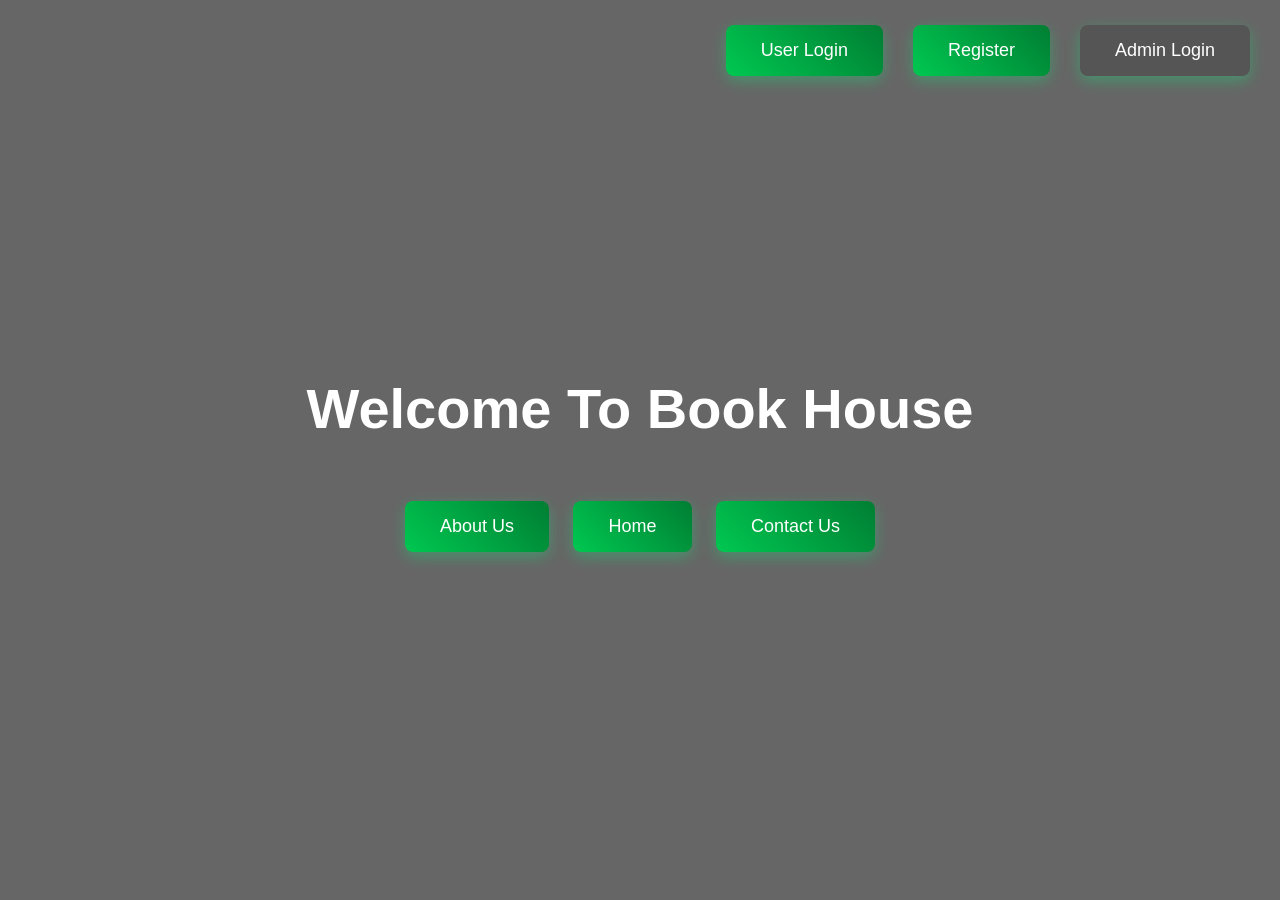
<file: index.html>
<!DOCTYPE html>
<html lang="en">
<head>
    <meta charset="UTF-8">
    <meta name="viewport" content="width=device-width, initial-scale=1.0">
    <title>Book House | Landing Page</title>
    <style>
        body, html {
            margin: 0;
            padding: 0;
            height: 100%;
            font-family: 'Poppins', sans-serif;
            overflow: hidden;
        }
        .background {
            background-image: url('https://images.unsplash.com/photo-1512820790803-83ca734da794');
            background-size: cover;
            background-position: center;
            height: 100vh;
            display: flex;
            justify-content: center;
            align-items: center;
            text-align: center;
            color: white;
            position: relative;
            animation: zoomIn 8s infinite alternate;
        }
        .overlay {
            position: absolute;
            top: 0; left: 0; right: 0; bottom: 0;
            background: rgba(0, 0, 0, 0.6);
        }
        .content {
            position: relative;
            z-index: 1;
            animation: fadeIn 1.5s ease-in-out;
        }
        h1 {
            font-size: 3.5em;
            margin-bottom: 20px;
            animation: slideInDown 1s;
        }
        .button-container {
            margin-top: 30px;
        }
        .button {
            background: linear-gradient(45deg, #00c851, #007e33);
            color: white;
            border: none;
            padding: 15px 35px;
            margin: 10px;
            font-size: 18px;
            border-radius: 8px;
            transition: all 0.3s ease-in-out;
            cursor: pointer;
            box-shadow: 0 5px 15px rgba(0, 255, 127, 0.3);
            opacity: 0;
            animation: fadeInUp 1s forwards;
        }
        .button:hover {
            background: linear-gradient(45deg, #007e33, #00c851);
            transform: translateY(-3px);
            box-shadow: 0 8px 20px rgba(0, 255, 127, 0.5);
        }
        .top-right {
            position: absolute;
            top: 15px; right: 20px;
            display: flex;
            gap: 10px;
        }
        .main-buttons {
            margin-top: 50px;
        }

        /* Keyframe Animations */
        @keyframes fadeIn {
            from { opacity: 0; }
            to { opacity: 1; }
        }
        @keyframes fadeInUp {
            from { opacity: 0; transform: translateY(30px); }
            to { opacity: 1; transform: translateY(0); }
        }
        @keyframes slideInDown {
            from { opacity: 0; transform: translateY(-50px); }
            to { opacity: 1; transform: translateY(0); }
        }
        @keyframes zoomIn {
            from { transform: scale(1); }
            to { transform: scale(1.05); }
        }
    </style>
</head>
<body>
    <div class="background">
        <div class="overlay"></div>
        <div class="content">
            <h1>Welcome To Book House</h1>
            <div class="main-buttons">
                <button class="button" onclick="location.href='aboutus.html'">About Us</button>
                <button class="button" onclick="location.href='index.html'">Home</button>
                <button class="button" onclick="location.href='contactus.html'">Contact Us</button>
            </div>
        </div>
        <div class="top-right">
            <button class="button" onclick="location.href='userlogin.php'">User Login</button>
            <button class="button" onclick="location.href='register.php'">Register</button>
<button class="button" style="background:#555;" onclick="location.href='house.html'">Admin Login</button>        </div>
    </div>
</body>
</html>
</file>
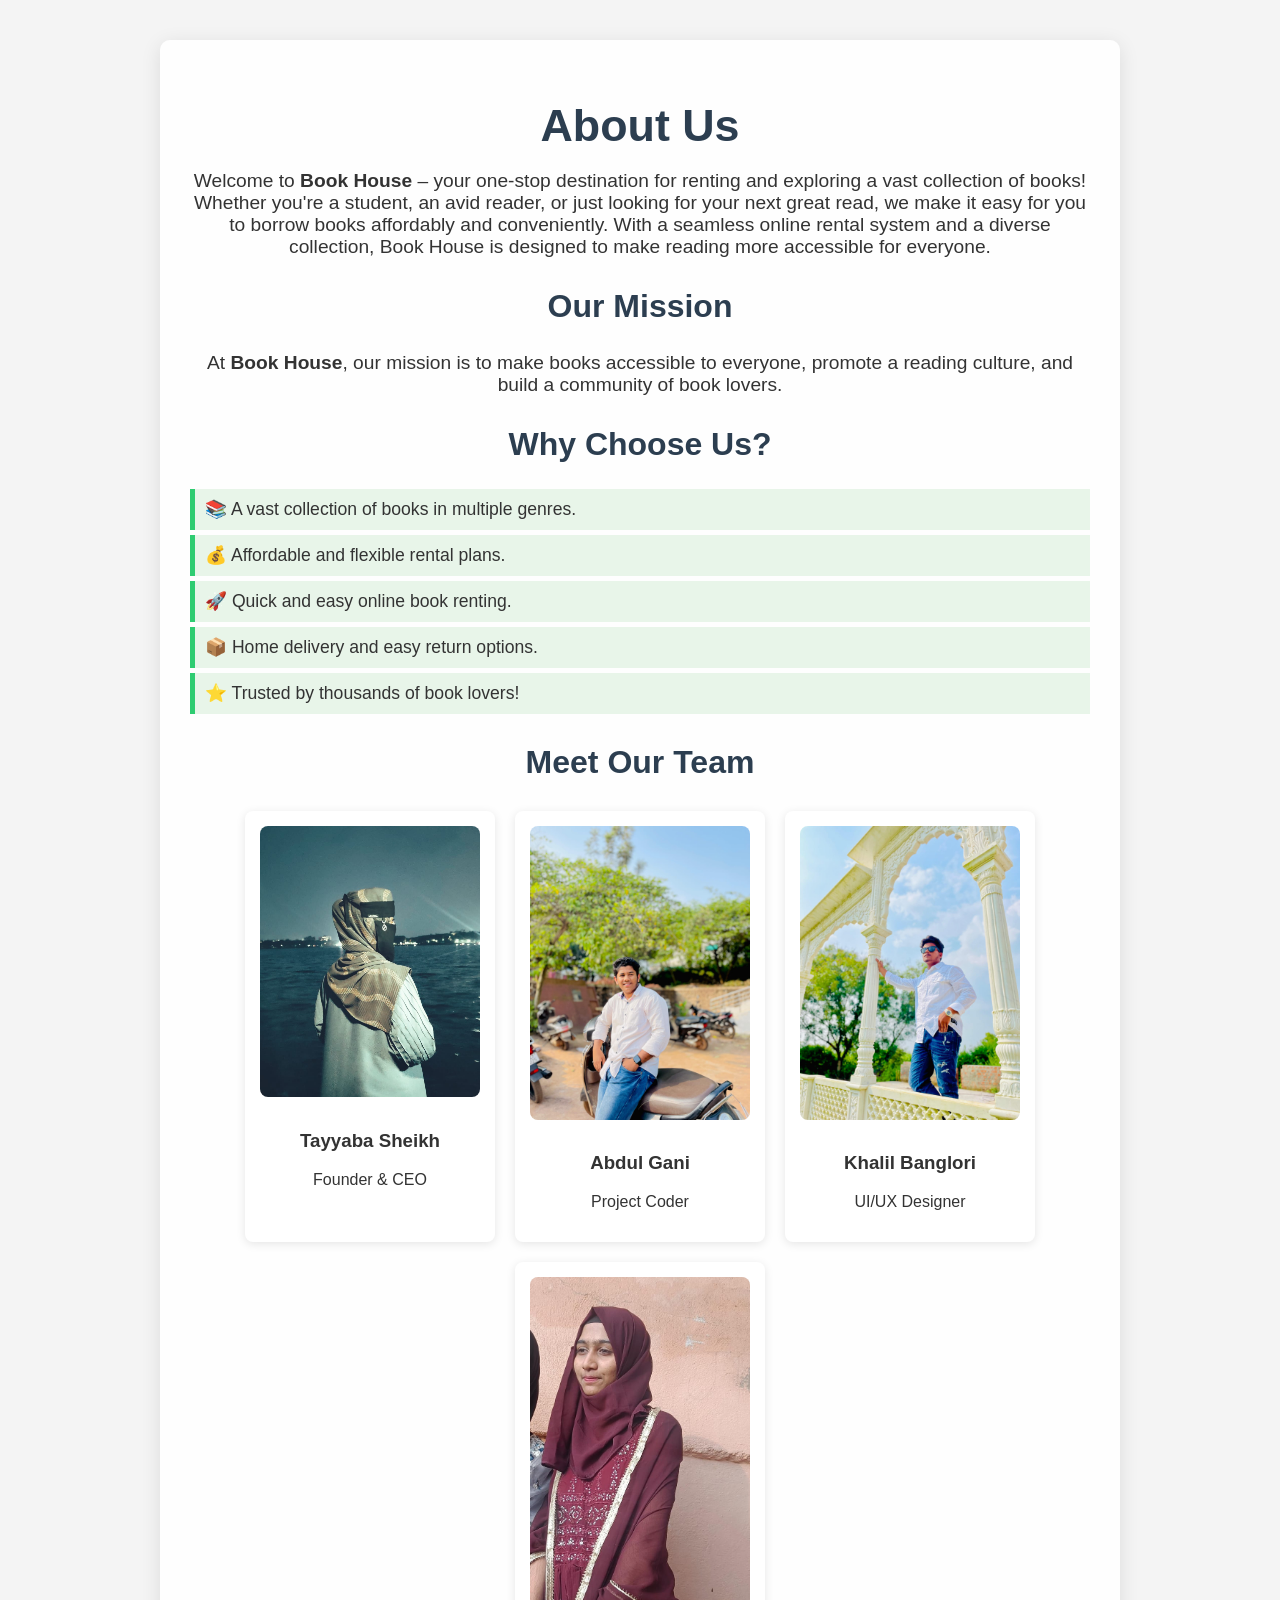
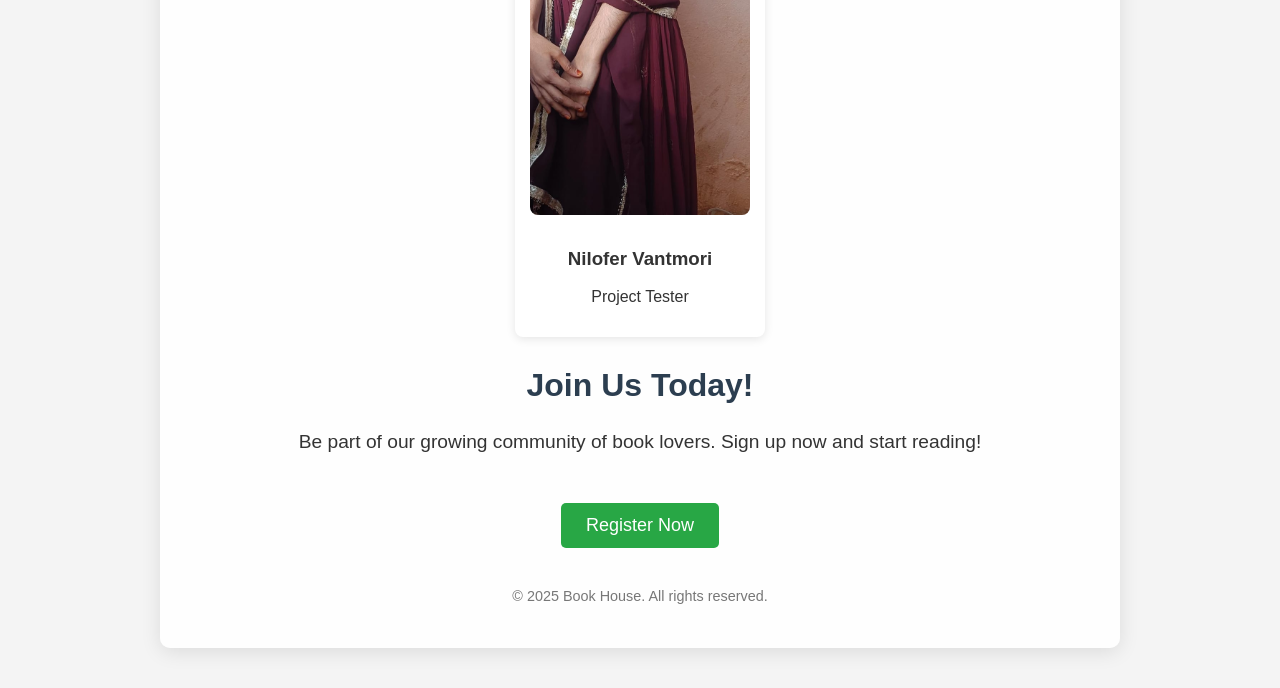
<file: aboutus.html>
<!DOCTYPE html>
<html lang="en">
<head>
    <meta charset="UTF-8">
    <meta name="viewport" content="width=device-width, initial-scale=1.0">
    <title>About Us - Book House</title>
    <style>
        body, html {
            margin: 0;
            padding: 0;
            font-family: 'Arial', sans-serif;
            background-color: #f4f4f4;
            color: #333;
            text-align: center;
        }
        .container {
            max-width: 900px;
            margin: 40px auto;
            padding: 30px;
            background: rgba(255, 255, 255, 0.9);
            border-radius: 10px;
            box-shadow: 0 4px 20px rgba(0, 0, 0, 0.1);
            animation: fadeIn 1s ease-in-out;
        }
        h1, h2 {
            color: #2c3e50;
        }
        h1 {
            font-size: 2.8em;
            margin-bottom: 10px;
        }
        h2 {
            font-size: 2em;
            margin-top: 30px;
        }
        .intro {
            font-size: 1.2em;
            margin-bottom: 30px;
            opacity: 0;
            animation: slideIn 1s ease-in-out forwards;
        }
        .features {
            list-style: none;
            padding: 0;
            text-align: left;
        }
        .features li {
            font-size: 1.1em;
            padding: 10px;
            margin: 5px 0;
            background: #e8f5e9;
            border-left: 5px solid #2ecc71;
            opacity: 0;
            animation: slideIn 1s ease-in-out forwards;
        }
        .team {
            display: flex;
            flex-wrap: wrap;
            justify-content: center;
            gap: 20px;
            margin-top: 30px;
        }
        .team-member {
            background: #ffffff;
            border-radius: 8px;
            padding: 15px;
            text-align: center;
            width: 220px;
            box-shadow: 0 2px 10px rgba(0, 0, 0, 0.1);
            opacity: 0;
            animation: fadeIn 1s ease-in-out forwards;
        }
        .team-member img {
            width: 100%;
            height: auto;
            border-radius: 8px;
            margin-bottom: 10px;
        }
        .cta-button {
            background-color: #28a745;
            color: white;
            font-size: 18px;
            padding: 12px 25px;
            border: none;
            cursor: pointer;
            margin-top: 20px;
            border-radius: 5px;
            transition: transform 0.3s ease-in-out;
            opacity: 0;
            animation: fadeIn 1s ease-in-out forwards;
        }
        .cta-button:hover {
            transform: scale(1.1);
        }
        .footer {
            margin-top: 40px;
            font-size: 0.9em;
            color: #777;
        }

        /* Animations */
        @keyframes fadeIn {
            from { opacity: 0; }
            to { opacity: 1; }
        }
        @keyframes slideIn {
            from { transform: translateY(20px); opacity: 0; }
            to { transform: translateY(0); opacity: 1; }
        }
    </style>
</head>
<body>

    <div class="container">
        <h1>About Us</h1>
        <p class="intro">
            Welcome to <strong>Book House</strong> – your one-stop destination for renting and exploring a vast collection of books! 
            Whether you're a student, an avid reader, or just looking for your next great read, we make it easy for you to borrow books 
            affordably and conveniently. With a seamless online rental system and a diverse collection, 
            Book House is designed to make reading more accessible for everyone.
        </p>

        <!-- Our Mission -->
        <h2>Our Mission</h2>
        <p class="intro">At <strong>Book House</strong>, our mission is to make books accessible to everyone, promote a reading culture, and build a community of book lovers.</p>

        <!-- Why Choose Us -->
        <h2>Why Choose Us?</h2>
        <ul class="features">
            <li>📚 A vast collection of books in multiple genres.</li>
            <li>💰 Affordable and flexible rental plans.</li>
            <li>🚀 Quick and easy online book renting.</li>
            <li>📦 Home delivery and easy return options.</li>
            <li>⭐ Trusted by thousands of book lovers!</li>
        </ul>

        <!-- Team Section -->
        <h2>Meet Our Team</h2>
        <div class="team">
            <div class="team-member">
                <img src="taiba.jpg" alt="Tayyaba Sheikh">
                <h3>Tayyaba Sheikh</h3>
                <p>Founder & CEO</p>
            </div>
            <div class="team-member">
                <img src="gani.jpg" alt="Abdul Gani">
                <h3>Abdul Gani</h3>
                <p>Project Coder</p>
            </div>
            <div class="team-member">
                <img src="khalil.jpg" alt="Khalil Banglori">
                <h3>Khalil Banglori</h3>
                <p>UI/UX Designer</p>
            </div>
            <div class="team-member">
                <img src="nilofer.jpg" alt="Nilofer Vantmori">
                <h3>Nilofer Vantmori</h3>
                <p>Project Tester</p>
            </div>
        </div>

        <!-- Join Us Section -->
        <h2>Join Us Today!</h2>
        <p class="intro">Be part of our growing community of book lovers. Sign up now and start reading!</p>
        <button class="cta-button" onclick="location.href='register.php'">Register Now</button>

        <div class="footer">
            <p>&copy; 2025 Book House. All rights reserved.</p>
        </div>
    </div>

</body>
</html>
</file>
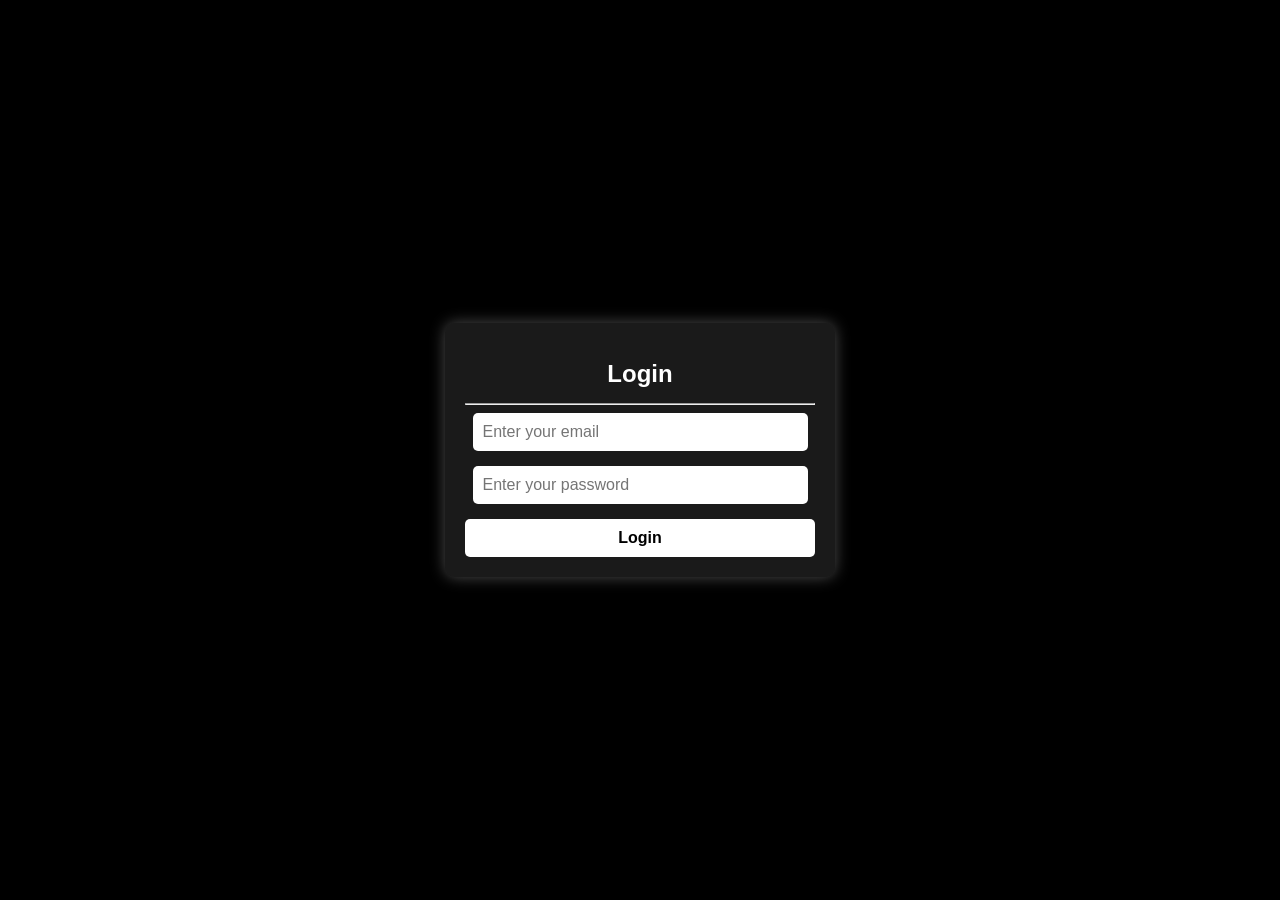
<file: house.html>
<!DOCTYPE html>
<html lang="en">
<head>
    <meta charset="UTF-8">
    <meta name="viewport" content="width=device-width, initial-scale=1.0">
    <title>Document</title>
    <link rel="stylesheet" href="house.css" type="text/css">
</head>
<body>
    <form action="login.php" method="POST">
    <div class="container">
        <h1>Login</h1>
        <hr>
        <form action="login.php" method="POST">
            <div class="input-group">
              <input type="text" name="email" placeholder="Enter your email" required>
          </div>
              <div class="input-group">
                  <input type="password" name="password" placeholder="Enter your password" required>
              </div>
        <label for="submit">
            <input type="submit" id="submit" value="Login">
        </label>
    </form>
    </div>
</body>
</html>
</file>
<file: house.css>
body {
    background-color: black;
    color: white;
    font-family: Arial, sans-serif;
    display: flex;
    justify-content: center;
    align-items: center;
    height: 100vh;
    margin: 0;
}

/* Login Form Container */
.container {
    background-color: rgba(255, 255, 255, 0.1);
    padding: 20px;
    width: 350px;
    border-radius: 10px;
    box-shadow: 0 0 15px rgba(255, 255, 255, 0.3);
    text-align: center;
}

/* Heading */
h1 {
    font-size: 24px;
    margin-bottom: 15px;
}

/* Input Fields */
.input-group {
    margin-bottom: 15px;
}

input[type="text"],
input[type="password"] {
    width: 90%;
    padding: 10px;
    border: none;
    border-radius: 5px;
    font-size: 16px;
    background-color: white;
    color: black;
    outline: none;
}

/* Submit Button */
input[type="submit"] {
    width: 100%;
    padding: 10px;
    border: none;
    border-radius: 5px;
    font-size: 16px;
    background-color: white;
    color: black;
    cursor: pointer;
    font-weight: bold;
    transition: 0.3s;
}

input[type="submit"]:hover {
    background-color: gray;
    color: white;
}
</file>
